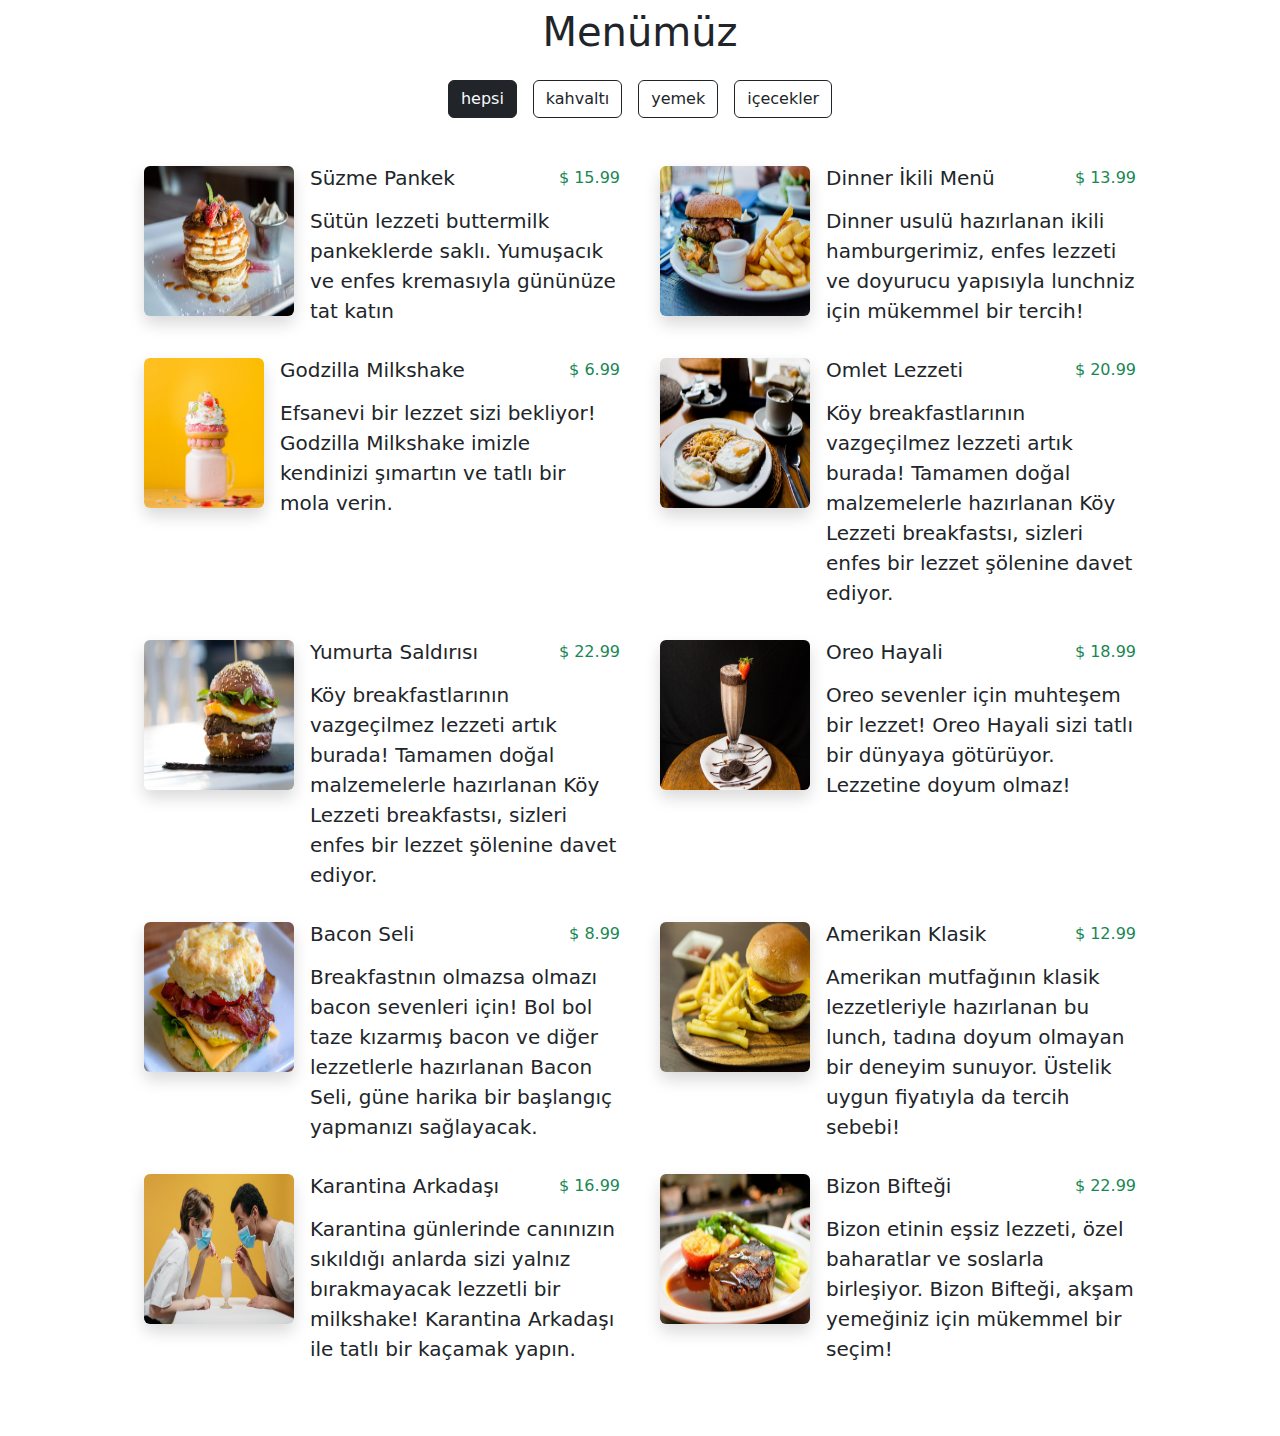
<file: index.html>
<!DOCTYPE html>
<html lang="en">
<head>
    <meta charset="UTF-8">
    <meta name="viewport" content="width=device-width, initial-scale=1.0">
    <title>Menü</title>
    <link rel="stylesheet" href="style.css">
    <link 
    rel="stylesheet" 
    href="https://cdnjs.cloudflare.com/ajax/libs/bootstrap/5.3.0/css/bootstrap.min.css"/>
</head>
<body class="p-2">
    
    <!--ÜST KISIM-->
        <h1 class="text-center">Menümüz</h1>
        <div id="buttons-area" class="d-flex justify-content-center gap-3 my-4">
            
        </div>

    <!--MENÜ KISMI-->
    <div
    id="menu-container" 
    class="row row-cols-1 row-cols-md-2 justify-content-center gap-3 my-5">
        <!--menü card-->
<!--    <div id="card" class="d-flex gap-3 flex-column flex-md-row">
            <img class="rounded shadow" src="images/item-1.jpeg">
            <div>
                <div class="d-flex justify-content-between">
                    <h5>Süzme Pankek</h5>
                    <p class="text-success">$ 15.99</p>
                </div>

                <p class="lead">Sütün lezzeti buttermilk pankeklerde saklı. Yumuşacık ve enfes kremasıyla gününüze tat katın</p>
            </div>
        </div> -->

    <!--JS-->
    <script src="main.js" type="module"></script>
</body>
</html>
</file>
<file: style.css>
@import url('https://fonts.googleapis.com/css2?family=Raleway:ital,wght@1,300;1,400&display=swap');

#card{
    max-width: 500px;
}

#card img{
    width: 150px;
    height: 150px;
}

@media (max-width:769px){
    #card{
        max-width: 400px;
    }

    #card img{
        width: 100%;
        height: 240px;
    }
}
</file>
